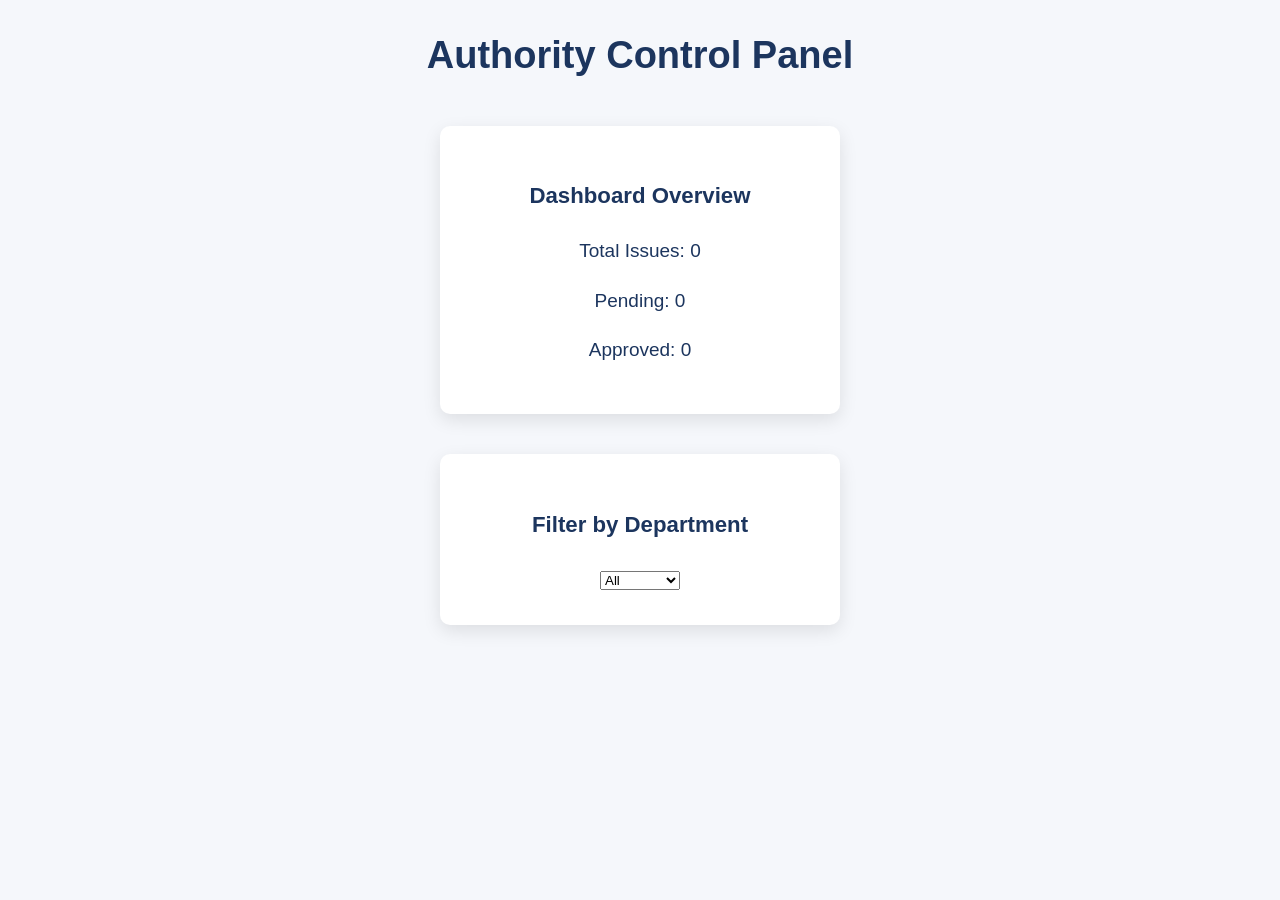
<file: authority.html>
<!DOCTYPE html>
<html>
<head>
<title>Authority Panel</title>
<link rel="stylesheet" href="css/style.css">
</head>
<body>

<h1 style="text-align:center">Authority Control Panel</h1>

<div style="max-width:900px;margin:auto">

<!-- Counters -->
<div class="report-box">
<h3>Dashboard Overview</h3>
<p>Total Issues: <span id="totalCount">0</span></p>
<p>Pending: <span id="pendingCount">0</span></p>
<p>Approved: <span id="approvedCount">0</span></p>
</div>

<!-- Department Filter -->
<div class="report-box">
<h3>Filter by Department</h3>
<select id="deptFilter" onchange="loadAuthority()">
<option value="all">All</option>
<option value="General">General</option>
<option value="Municipal">Municipal</option>
<option value="Water">Water</option>
<option value="Electricity">Electricity</option>
<option value="Garbage">Garbage</option>
</select>
</div>

<div id="authorityReports" class="history"></div>

</div>

<script src="js/script.js"></script>
<script>
function updateCounters(){

let reports=JSON.parse(localStorage.getItem("reports")||"[]")

let total=reports.length
let pending=reports.filter(r=>r.status==="Pending").length
let approved=reports.filter(r=>r.status==="Approved").length

document.getElementById("totalCount").innerText=total
document.getElementById("pendingCount").innerText=pending
document.getElementById("approvedCount").innerText=approved

}

let oldLoadAuthority=loadAuthority

loadAuthority=function(){

let filter=document.getElementById("deptFilter").value

let reports=JSON.parse(localStorage.getItem("reports")||"[]")
let box=document.getElementById("authorityReports")

box.innerHTML=""

reports
.filter(r=>filter==="all" || (r.department||"General")===filter)
.forEach((r,i)=>{

box.innerHTML+=`
<div class="report-item">
<img src="${r.image}" width="140">
<div>
<p><b>Department:</b> ${r.department||"General"}</p>
<p><b>Status:</b> ${r.status}</p>
<button onclick="toggleStatus(${i})">Toggle Status</button>
</div>
</div>
`

})

updateCounters()

}
</script>

</body>
</html>
</file>
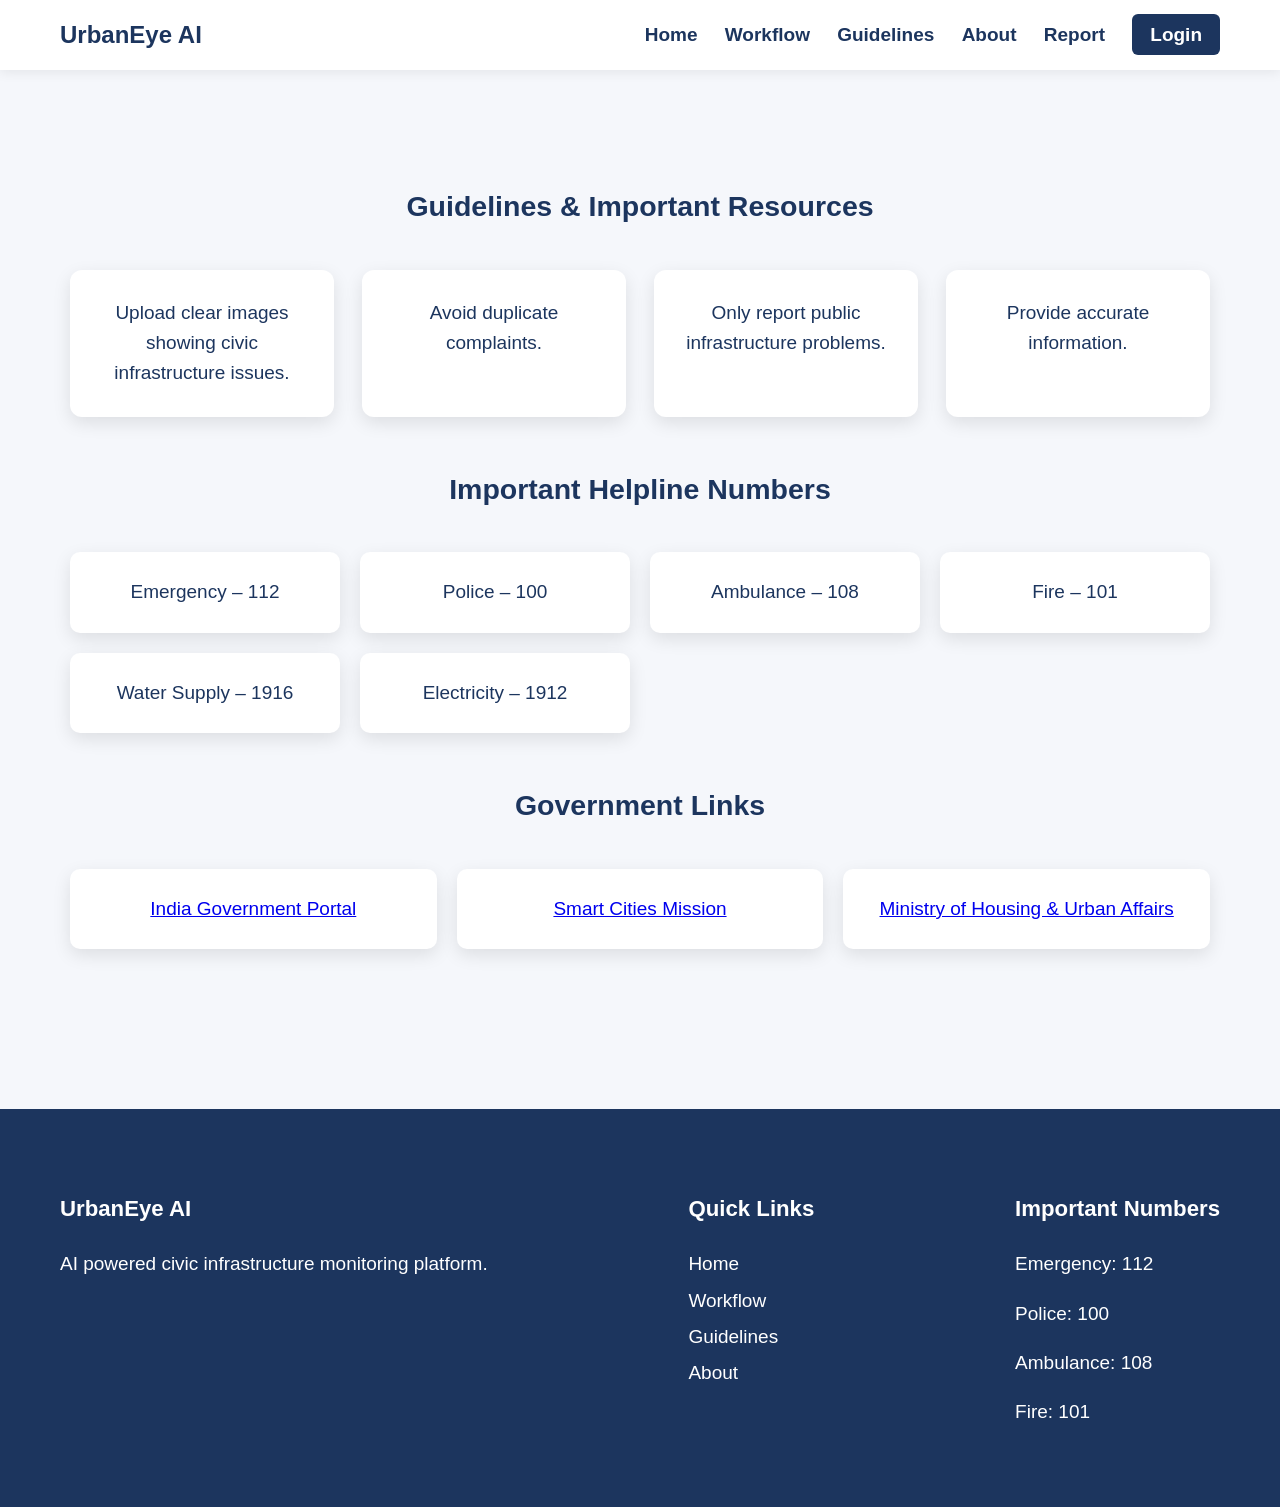
<file: guidelines.html>
<!DOCTYPE html>
<html>
<head>
<title>Guidelines</title>
<link rel="stylesheet" href="css/style.css">
</head>
<body>

<div class="navbar">
<div class="logo">UrbanEye AI</div>

<div class="nav-links">
<a href="index.html">Home</a>
<a href="workflow.html">Workflow</a>
<a href="guidelines.html">Guidelines</a>
<a href="about.html">About</a>
<a href="report.html">Report</a>
<a class="login-btn" href="login.html">Login</a>
</div>
</div>


<section class="section">

<h1>Guidelines & Important Resources</h1>

<div class="guidelines-grid">

<div class="rule">Upload clear images showing civic infrastructure issues.</div>
<div class="rule">Avoid duplicate complaints.</div>
<div class="rule">Only report public infrastructure problems.</div>
<div class="rule">Provide accurate information.</div>

</div>

<h2 style="margin-top:50px">Important Helpline Numbers</h2>

<div class="links">

<div class="link-card">Emergency – 112</div>
<div class="link-card">Police – 100</div>
<div class="link-card">Ambulance – 108</div>
<div class="link-card">Fire – 101</div>
<div class="link-card">Water Supply – 1916</div>
<div class="link-card">Electricity – 1912</div>

</div>

<h2 style="margin-top:50px">Government Links</h2>

<div class="links">

<div class="link-card"><a href="https://www.india.gov.in">India Government Portal</a></div>
<div class="link-card"><a href="https://smartcities.gov.in">Smart Cities Mission</a></div>
<div class="link-card"><a href="https://mohua.gov.in">Ministry of Housing & Urban Affairs</a></div>

</div>

</section>


<footer>
<div class="footer-grid">

<div>
<h3>UrbanEye AI</h3>
<p>AI powered civic infrastructure monitoring platform.</p>
</div>

<div>
<h3>Quick Links</h3>
<a href="index.html">Home</a>
<a href="workflow.html">Workflow</a>
<a href="guidelines.html">Guidelines</a>
<a href="about.html">About</a>
</div>

<div>
<h3>Important Numbers</h3>
<p>Emergency: 112</p>
<p>Police: 100</p>
<p>Ambulance: 108</p>
<p>Fire: 101</p>
</div>

</div>
</footer>

<script src="js/script.js"></script>
</body>
</html>
</file>
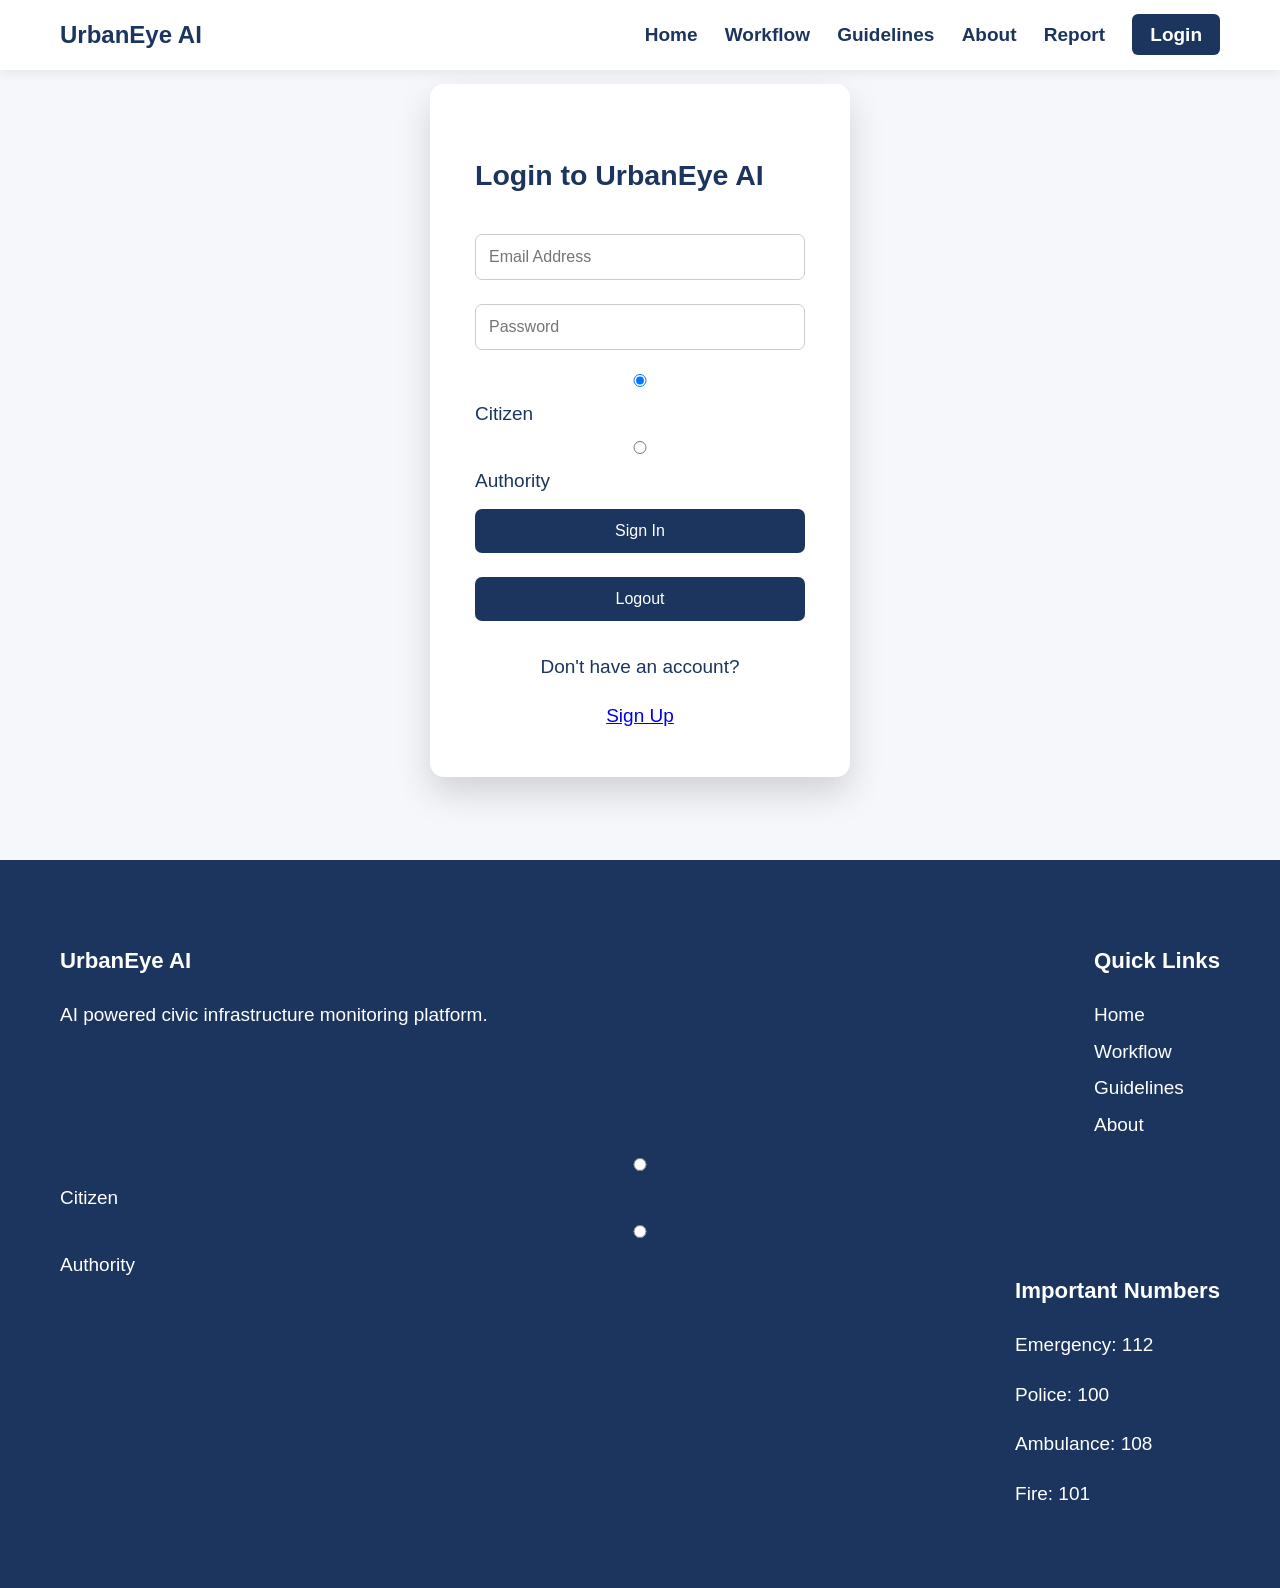
<file: login.html>
<!DOCTYPE html>
<html>
<head>
<title>Login</title>
<link rel="stylesheet" href="css/style.css">
</head>
<body>

<div class="navbar">
<div class="logo">UrbanEye AI</div>

<div class="nav-links">
<a href="index.html">Home</a>
<a href="workflow.html">Workflow</a>
<a href="guidelines.html">Guidelines</a>
<a href="about.html">About</a>
<a href="report.html">Report</a>
<a class="login-btn" href="login.html">Login</a>
</div>
</div>


<section class="login-wrapper">

<div class="login-card">

<h2>Login to UrbanEye AI</h2>

<input id="email" placeholder="Email Address" autocomplete="off">
<input id="password" type="password" placeholder="Password" autocomplete="new-password">

<label><input type="radio" name="role" value="citizen" checked> Citizen</label>
<label><input type="radio" name="role" value="authority"> Authority</label>

<button onclick="login()">Sign In</button>
<button onclick="logout()">Logout</button>



<div style="text-align:center;margin-top:12px">
<p>Don't have an account?</p>
<a href="signup.html">Sign Up</a>
</div>


</div>

</section>


<footer>
<div class="footer-grid">

<div>
<h3>UrbanEye AI</h3>
<p>AI powered civic infrastructure monitoring platform.</p>
</div>

<div>
<h3>Quick Links</h3>
<a href="index.html">Home</a>
<a href="workflow.html">Workflow</a>
<a href="guidelines.html">Guidelines</a>
<a href="about.html">About</a>
</div>

<input type="radio" name="role" value="citizen"> Citizen
<input type="radio" name="role" value="authority"> Authority

<div>
<h3>Important Numbers</h3>
<p>Emergency: 112</p>
<p>Police: 100</p>
<p>Ambulance: 108</p>
<p>Fire: 101</p>
</div>

</div>
</footer>

<script src="js/script.js"></script>
</body>
</html>
</file>
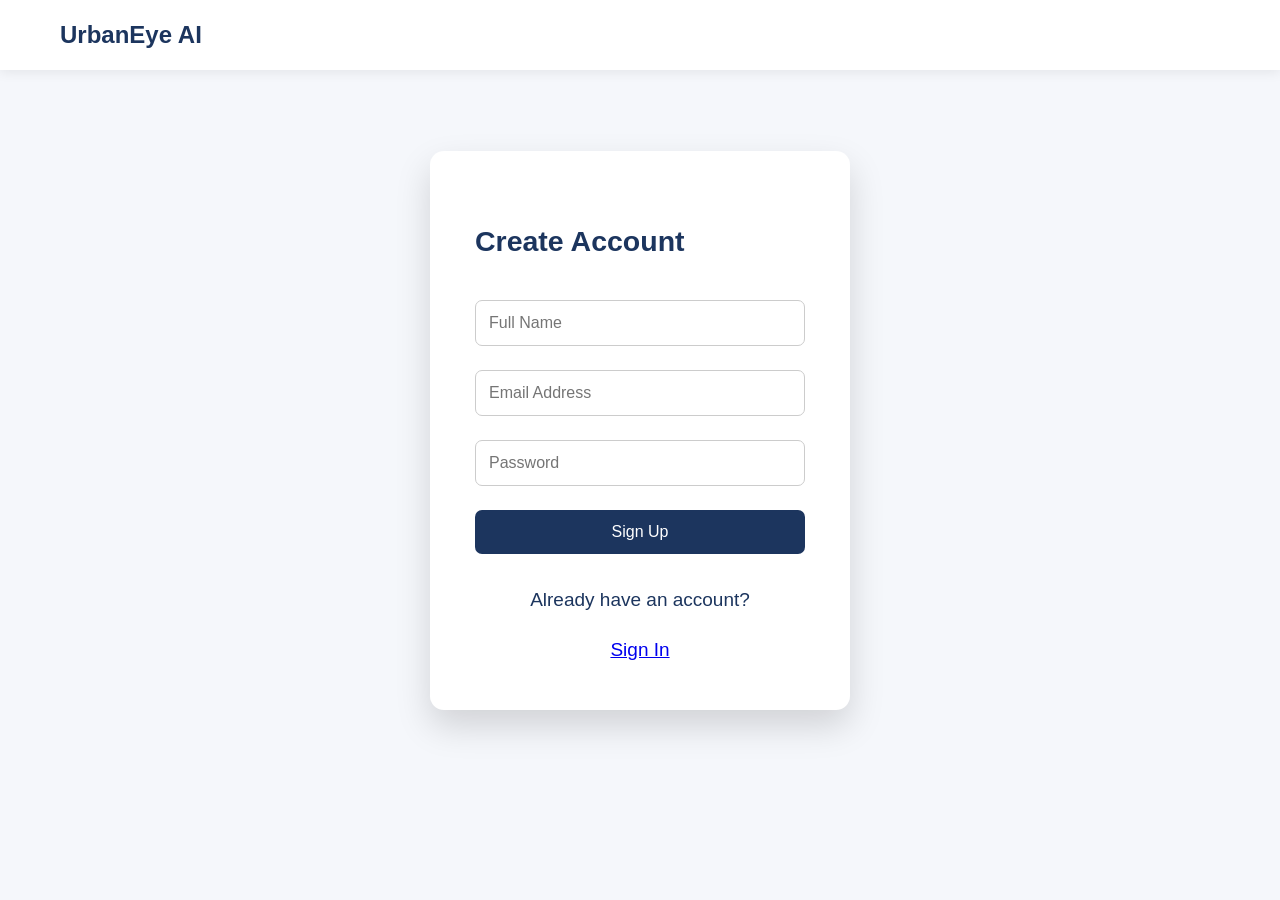
<file: signup.html>
<!DOCTYPE html>
<html>
<head>
<title>Sign Up</title>
<link rel="stylesheet" href="css/style.css">
</head>
<body>

<div class="navbar">
<div class="logo">UrbanEye AI</div>
</div>

<section class="login-wrapper">

<div class="login-card">

<h2>Create Account</h2>

<input id="name" placeholder="Full Name">
<input id="email" placeholder="Email Address">
<input id="password" type="password" placeholder="Password">

<button onclick="signup()">Sign Up</button>

<div style="text-align:center;margin-top:12px">
<p>Already have an account?</p>
<a href="login.html">Sign In</a>
</div>

</div>

</section>

<script src="js/script.js"></script>

</body>
</html>
</file>
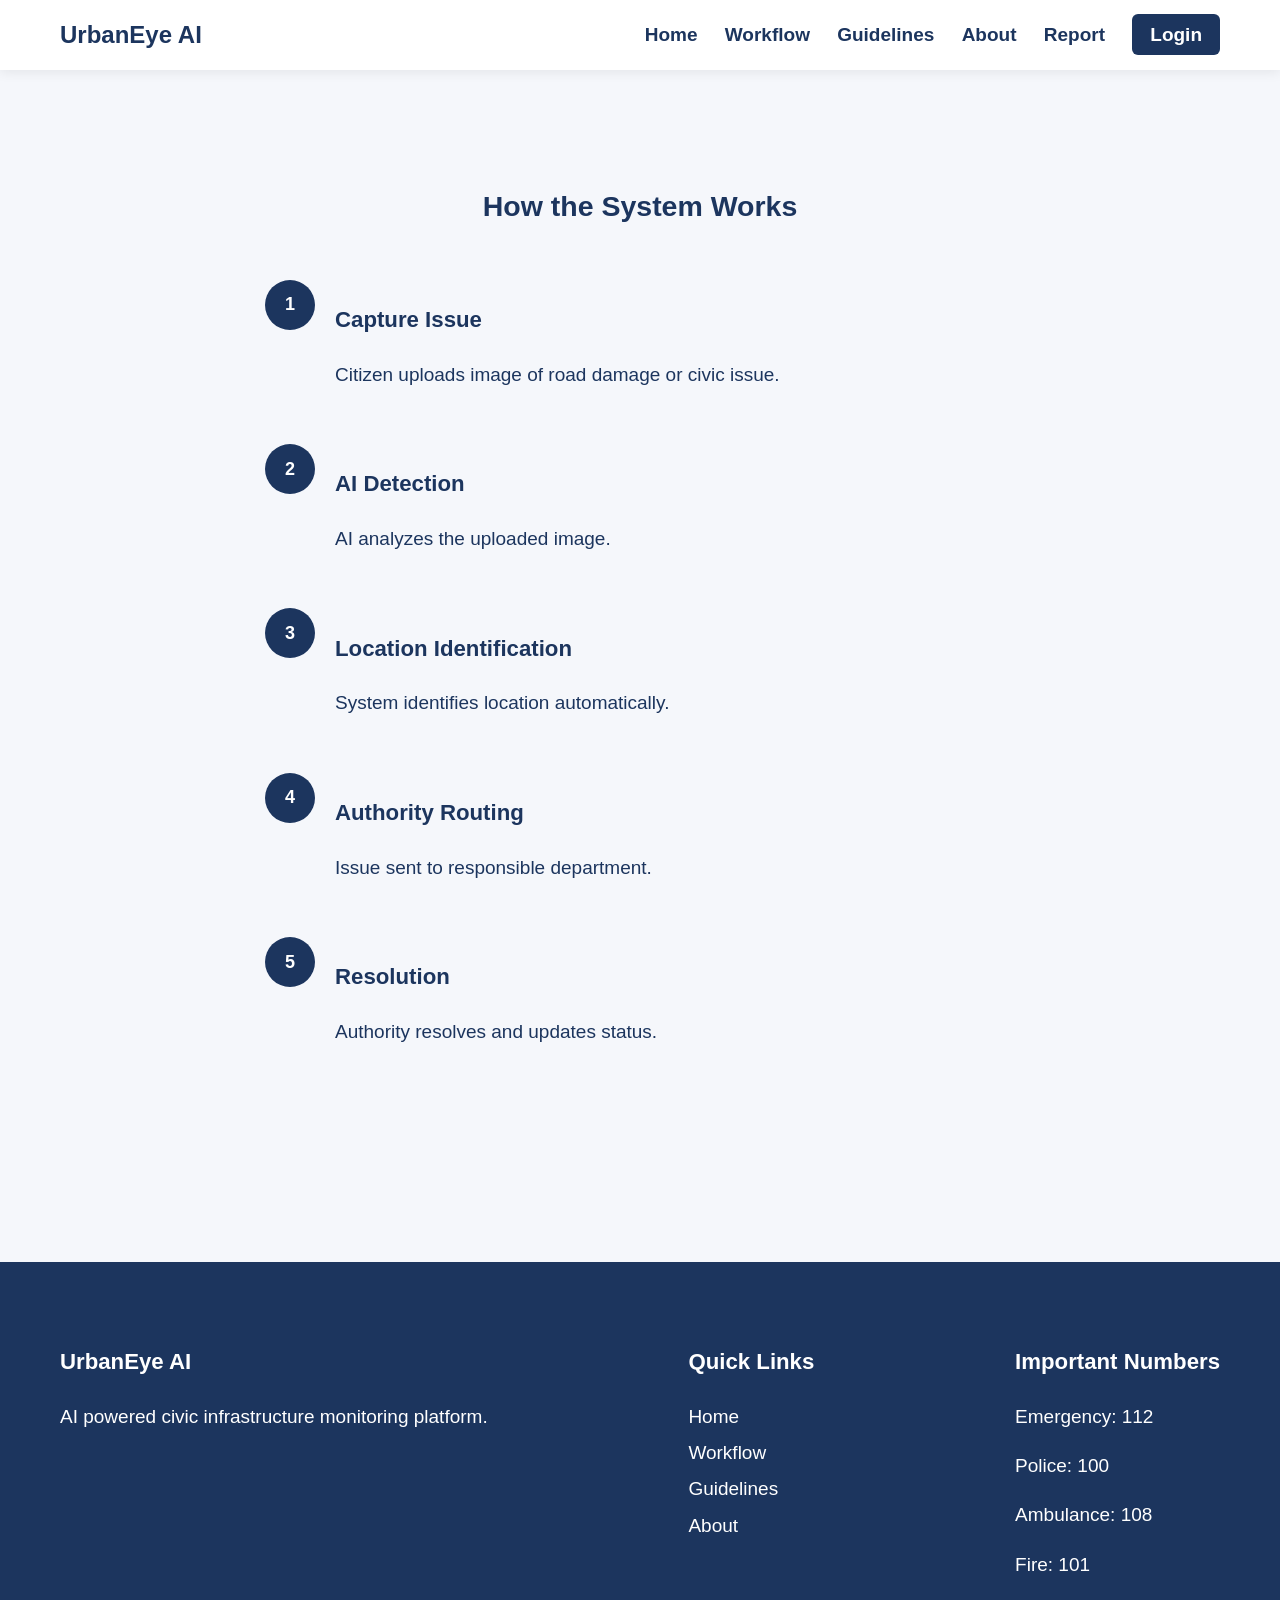
<file: workflow.html>
<!DOCTYPE html>
<html>
<head>
<title>Workflow</title>
<link rel="stylesheet" href="css/style.css">
</head>
<body>

<div class="navbar">
<div class="logo">UrbanEye AI</div>

<div class="nav-links">
<a href="index.html">Home</a>
<a href="workflow.html">Workflow</a>
<a href="guidelines.html">Guidelines</a>
<a href="about.html">About</a>
<a href="report.html">Report</a>
<a class="login-btn" href="login.html">Login</a>
</div>
</div>


<section class="section">
<h1>How the System Works</h1>

<div class="timeline">

<div class="step"><div class="circle">1</div><div><h3>Capture Issue</h3><p>Citizen uploads image of road damage or civic issue.</p></div></div>

<div class="step"><div class="circle">2</div><div><h3>AI Detection</h3><p>AI analyzes the uploaded image.</p></div></div>

<div class="step"><div class="circle">3</div><div><h3>Location Identification</h3><p>System identifies location automatically.</p></div></div>

<div class="step"><div class="circle">4</div><div><h3>Authority Routing</h3><p>Issue sent to responsible department.</p></div></div>

<div class="step"><div class="circle">5</div><div><h3>Resolution</h3><p>Authority resolves and updates status.</p></div></div>

</div>
</section>


<footer>
<div class="footer-grid">

<div>
<h3>UrbanEye AI</h3>
<p>AI powered civic infrastructure monitoring platform.</p>
</div>

<div>
<h3>Quick Links</h3>
<a href="index.html">Home</a>
<a href="workflow.html">Workflow</a>
<a href="guidelines.html">Guidelines</a>
<a href="about.html">About</a>
</div>

<div>
<h3>Important Numbers</h3>
<p>Emergency: 112</p>
<p>Police: 100</p>
<p>Ambulance: 108</p>
<p>Fire: 101</p>
</div>

</div>
</footer>

<script src="js/script.js"></script>
</body>
</html>
</file>
<file: css/style.css>
*{box-sizing:border-box}
body{margin:0;font-family:'Segoe UI',Arial;background:#f5f7fb;color:#1c355e;font-size:19px;line-height:1.6}

/* NAVBAR */
.navbar{display:flex;justify-content:space-between;align-items:center;padding:16px 60px;background:white;
box-shadow:0 2px 12px rgba(0,0,0,.08);position:sticky;top:0;z-index:100}

.logo{font-size:24px;font-weight:700}

.nav-links a{margin-left:22px;text-decoration:none;color:#1c355e;font-weight:600}

.login-btn{background:#1c355e;color:white !important;padding:10px 18px;border-radius:6px;font-weight:600}

/* HERO */
.hero{
height:520px;
display:flex;
align-items:center;
justify-content:center;
text-align:center;
color:white;
background:linear-gradient(rgba(0,0,0,.6),rgba(0,0,0,.6)),
url('https://images.unsplash.com/photo-1480714378408-67cf0d13bc1b');
background-size:cover;background-position:center
}

.hero h1{font-size:60px;margin-bottom:12px}
.hero p{font-size:22px;max-width:720px;margin:auto}

.hero-buttons a{
display:inline-block;
margin:12px;
padding:12px 22px;
border-radius:6px;
text-decoration:none;
font-weight:600
}

.btn-primary{background:#2b9ed8;color:white}
.btn-secondary{border:2px solid white;color:white}

/* FEATURE CARDS */
.cards{display:flex;gap:35px;justify-content:center;flex-wrap:wrap;margin-top:50px}

.card{
background:white;
padding:35px;
width:300px;
border-radius:14px;
box-shadow:0 12px 28px rgba(0,0,0,.08);
transition:.35s;
text-align:center
}

.card img{width:90px;margin-bottom:18px}
.card:hover{transform:translateY(-8px) scale(1.03)}

/* SECTION */
.section{padding:90px 70px;text-align:center}

/* WORKFLOW */
.timeline{max-width:750px;margin:auto;margin-top:50px;text-align:left}

.step{
display:flex;
gap:20px;
margin-bottom:35px;
opacity:0;
transform:translateY(20px);
animation:fadeUp 1s forwards
}

.step:nth-child(2){animation-delay:.2s}
.step:nth-child(3){animation-delay:.4s}
.step:nth-child(4){animation-delay:.6s}
.step:nth-child(5){animation-delay:.8s}

.circle{
width:50px;height:50px;background:#1c355e;color:white;
border-radius:50%;
display:flex;align-items:center;justify-content:center;
font-weight:bold;font-size:18px
}

@keyframes fadeUp{to{opacity:1;transform:translateY(0)}}

/* GUIDELINES */
.guidelines-grid{
display:grid;
grid-template-columns:repeat(auto-fit,minmax(260px,1fr));
gap:28px;margin-top:40px
}

.rule{
background:white;padding:28px;border-radius:12px;
box-shadow:0 6px 18px rgba(0,0,0,.1)
}

.links{
margin-top:40px;
display:grid;
grid-template-columns:repeat(auto-fit,minmax(220px,1fr));
gap:20px
}

.link-card{
background:white;padding:25px;border-radius:10px;
box-shadow:0 6px 18px rgba(0,0,0,.1)
}

/* ABOUT */
.about-container{
display:flex;
align-items:center;
justify-content:center;
gap:40px;
flex-wrap:wrap;
margin-top:40px
}

.about-container img{
width:420px;
border-radius:12px;
box-shadow:0 10px 25px rgba(0,0,0,.15)
}

.about-text{max-width:520px;text-align:left;font-size:20px}

/* LOGIN */
.login-wrapper{display:flex;justify-content:center;align-items:center;height:80vh}

.login-card{
width:420px;background:white;padding:45px;border-radius:14px;
box-shadow:0 16px 35px rgba(0,0,0,.15)
}

input,button{
width:100%;padding:13px;margin:12px 0;border-radius:7px;border:1px solid #ccc;font-size:16px
}

button{background:#1c355e;color:white;border:none;cursor:pointer}

/* REPORT */
.report-area{
max-width:520px;margin:auto;background:white;padding:45px;border-radius:14px;
box-shadow:0 12px 30px rgba(0,0,0,.12)
}

.report-list{max-width:900px;margin:auto;margin-top:40px}

.report-item{
background:white;padding:22px;border-radius:12px;margin-bottom:16px;
box-shadow:0 6px 18px rgba(0,0,0,.1);
display:flex;gap:20px;align-items:center
}

.report-item img{width:130px;border-radius:10px}

/* FOOTER */
footer{background:#1c355e;color:white;padding:60px;margin-top:70px}

.footer-grid{display:flex;justify-content:space-between;flex-wrap:wrap}

.footer-grid a{color:white;text-decoration:none;display:block;margin:6px 0}

.report-box{
max-width:400px;
margin:40px auto;
background:#fff;
padding:30px;
border-radius:10px;
box-shadow:0 6px 18px rgba(0,0,0,0.1);
text-align:center;
}

.report-box input{
width:100%;
margin-bottom:15px;
}

.report-box button{
padding:10px 20px;
background:#1c355e;
color:white;
border:none;
border-radius:6px;
cursor:pointer;
}

.history{
max-width:900px;
margin:40px auto;
display:flex;
flex-wrap:wrap;
gap:20px;
justify-content:center;
}

.history img{
width:160px;
border-radius:8px;
}
</file>
